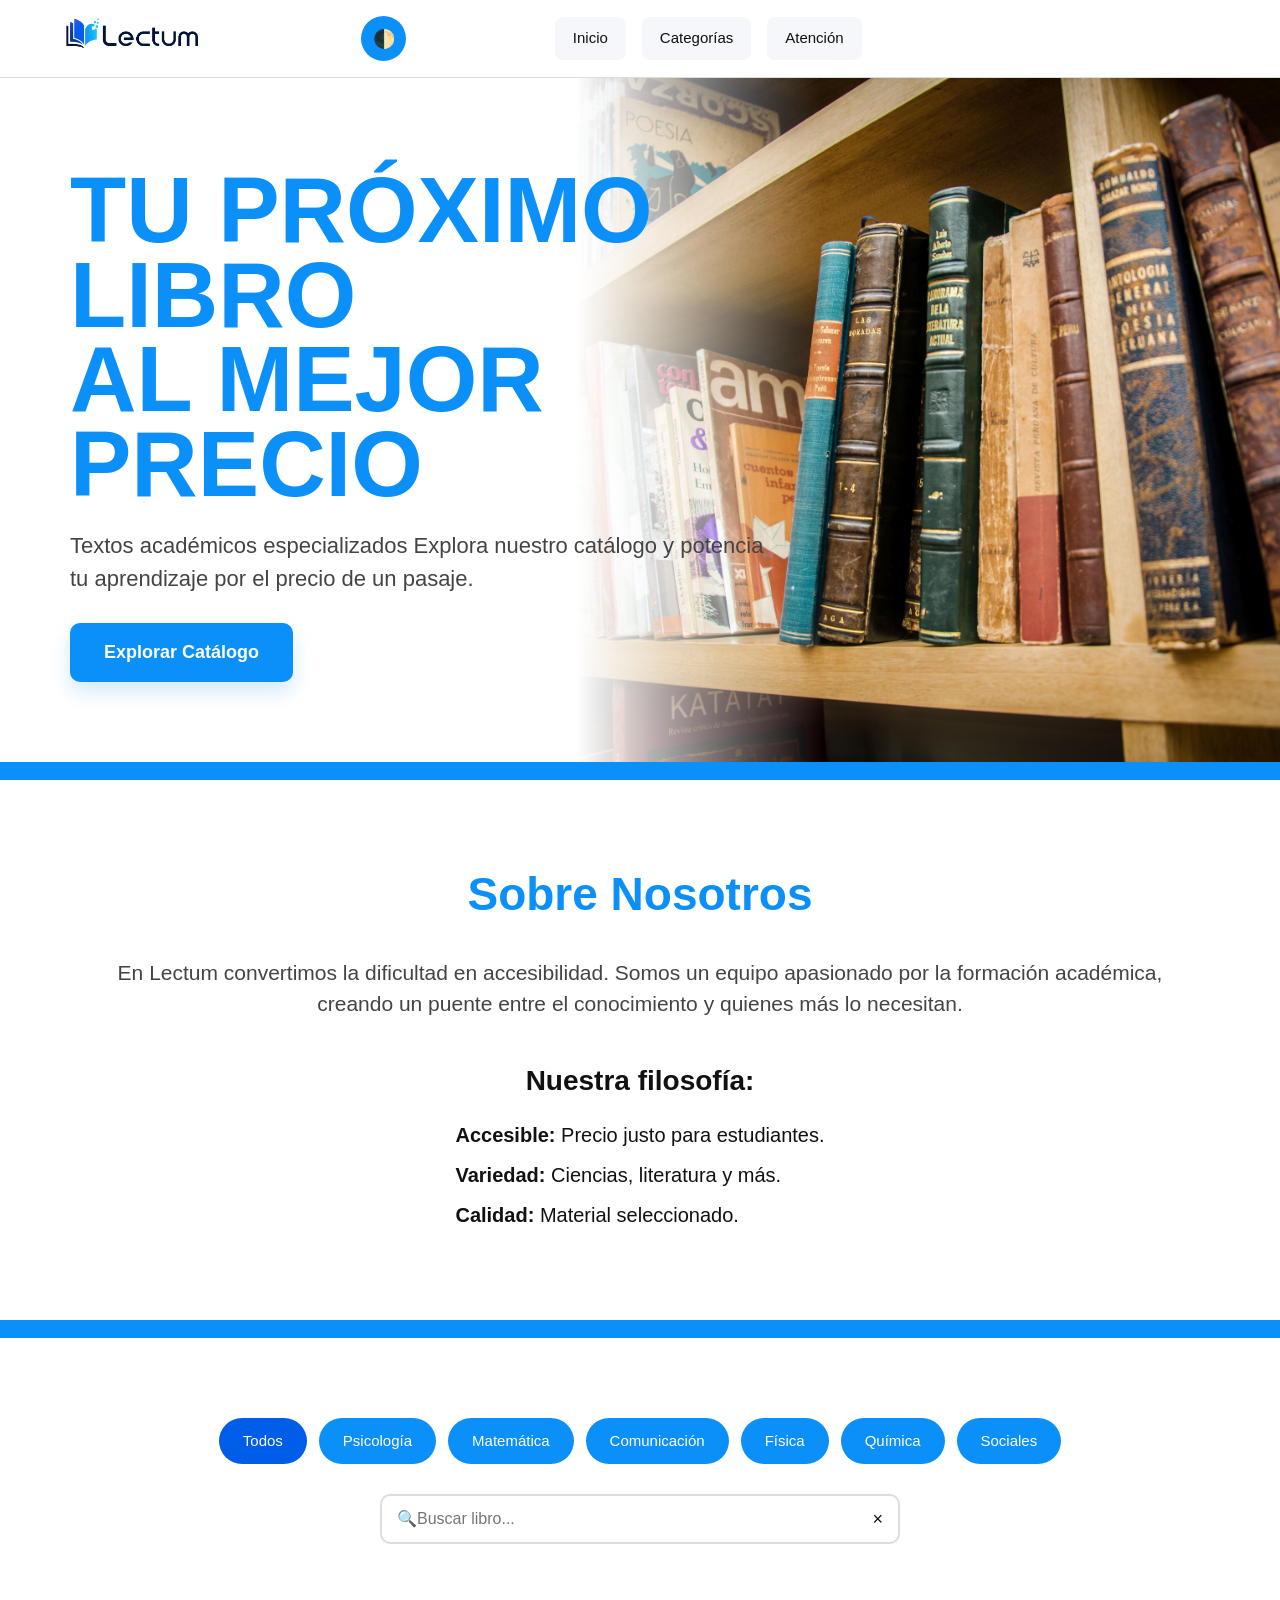
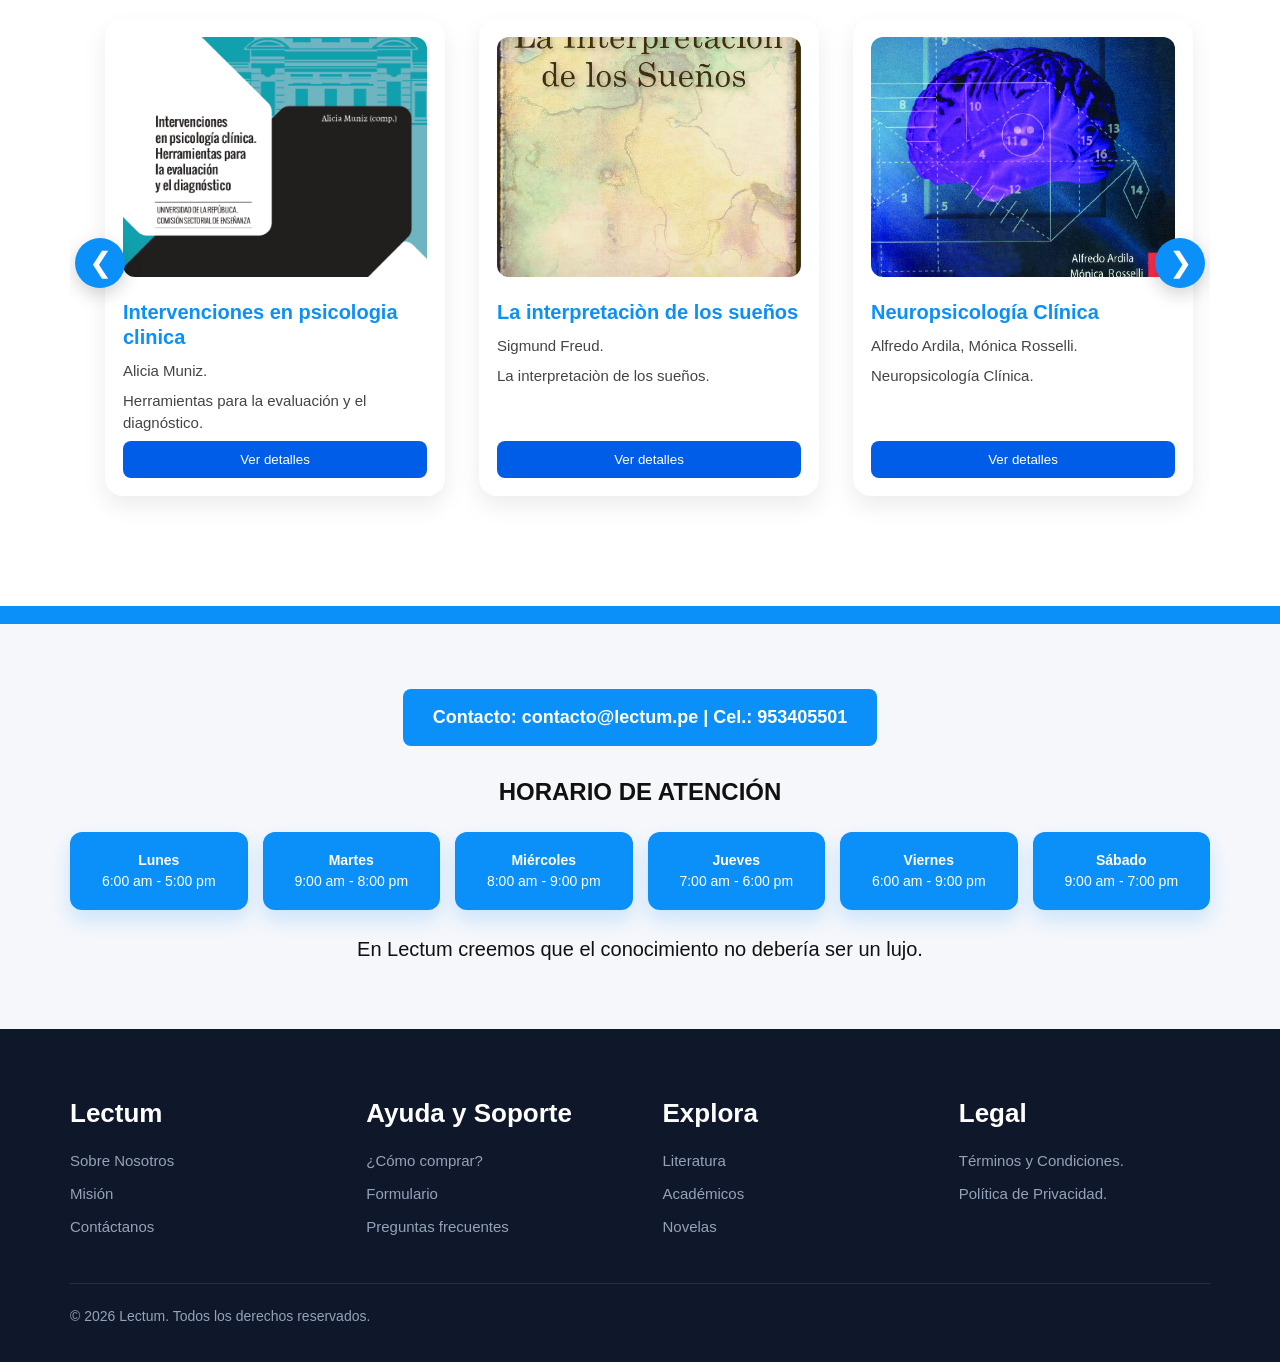
<file: index.html>
<!DOCTYPE html>
<html lang="es">
<head>
<meta charset="UTF-8">
<meta name="viewport" content="width=device-width, initial-scale=1.0">

<title>Lectum - Tu próximo libro al mejor precio</title>

<link rel="icon" type="image/png" href="yape/2.png">
<meta name="referrer" content="strict-origin-when-cross-origin">

<link rel="stylesheet" href="style.css">

<script src="https://accounts.google.com/gsi/client" async defer></script>
</head>

<body>

<!-- ================================================= -->
<!-- HEADER -->
<!-- ================================================= -->

<header class="header">

    <div class="logo">
        <img src="yape/2.png" alt="Lectum Logo">
    </div>

    <!-- BOTON MODO OSCURO -->
    <button class="dark-btn" onclick="toggleDarkMode()">
        🌓
    </button>

    <nav>
        <a href="#">Inicio</a>
        <a href="#catalog">Categorías</a>
        <a href="#contact">Atención</a>
    </nav>

    <div class="auth-container">
        <div id="login-area"></div>
    </div>

</header>


<!-- ================================================= -->
<!-- HERO -->
<!-- ================================================= -->

<section class="hero">

    <div class="hero-content">

        <h1 class="hero-title">
            TU PRÓXIMO<br> 
            LIBRO<br>
            AL MEJOR<br>
            PRECIO
        </h1>

        <p class="hero-subtitle">
            Textos académicos especializados Explora nuestro catálogo y potencia<br>
            tu aprendizaje por el precio de un pasaje.
        </p>

        <a href="#catalog" class="hero-btn">
            Explorar Catálogo
        </a>

    </div>

    <div class="hero-image">
        <img src="yape/Biblioteca-intelectuales-charla-agosto-2018.jpg">
    </div>

</section>


<!-- ================================================= -->
<!-- ABOUT -->
<!-- ================================================= -->

<section class="about" id="about">

    <div class="container">

        <h2 class="section-title">
            Sobre Nosotros
        </h2>

        <p class="about-text">
            En Lectum convertimos la dificultad
            en accesibilidad.
            Somos un equipo apasionado
            por la formación académica,
            creando un puente entre el conocimiento
            y quienes más lo necesitan.
        </p>

        <div class="philosophy">

            <h3 class="philosophy-title">
                Nuestra filosofía:
            </h3>

            <ul class="philosophy-list">

                <li>
                    <strong>Accesible:</strong>
                    Precio justo para estudiantes.
                </li>

                <li>
                    <strong>Variedad:</strong>
                    Ciencias, literatura y más.
                </li>

                <li>
                    <strong>Calidad:</strong>
                    Material seleccionado.
                </li>

            </ul>

        </div>

    </div>

</section>


<!-- ================================================= -->
<!-- CATALOGO -->
<!-- ================================================= -->

<section class="catalog" id="catalog">

    <!-- FILTROS -->

    <div class="categories-tags">

        <span class="tag active"
        onclick="filtrarLibros('all',this)">
            Todos
        </span>

        <span class="tag"
        onclick="filtrarLibros('psicologia',this)">
            Psicología
        </span>

        <span class="tag"
        onclick="filtrarLibros('matematica',this)">
            Matemática
        </span>

        <span class="tag"
        onclick="filtrarLibros('comunicacion',this)">
            Comunicación
        </span>

        <span class="tag"
        onclick="filtrarLibros('fisica',this)">
            Física
        </span>

        <span class="tag"
        onclick="filtrarLibros('quimica',this)">
            Química
        </span>

        <span class="tag"
        onclick="filtrarLibros('sociales',this)">
            Sociales
        </span>

    </div>


    <!-- BUSCADOR -->

    <div class="search-bar-container">

        <div class="search-box">

            <span class="search-icon">🔍</span>

            <input
            type="text"
            id="search-input"
            placeholder="Buscar libro..."
            onkeyup="buscarLibro()">

            <span class="clear-icon"
            onclick="limpiarBusqueda()">
                ×
            </span>

        </div>

    </div>


    <!-- CARRUSEL -->

    <div class="catalog-wrapper">

        <button class="slide-btn left"
        onclick="moverCarrusel(-1)">
            ❮
        </button>

        <div class="books-grid" id="books-grid">

            <!-- LIBRO -->

                 <!-- ========================== -->
            <!-- PSICOLOGIA -->
            <!-- ========================== -->

            <article class="book-item cat-psicologia">
                <div class="book-cover">
                    <img src="yape/Captura de pantalla 2026-05-05 170833.png">
                </div>
                <div class="book-details">
                    <h3>Intervenciones en psicologia clinica</h3>
                    <p class="author">Alicia Muniz.</p>
                    <p class="summary">Herramientas para la evaluación y el diagnóstico.</p>
                    <button class="btn-details"
                    onclick="verDetalles('psico1')">Ver detalles</button>
                </div>
            </article>

            <article class="book-item cat-psicologia">
                <div class="book-cover">
                    <img src="yape/La-interpretaci-n-de-los-sue-os-Sigmund-Freud.jpeg">
                </div>
                <div class="book-details">
                    <h3>La interpretaciòn de los sueños</h3>
                    <p class="author">Sigmund Freud.</p>
                    <p class="summary">La interpretaciòn de los sueños.</p>
                    <button class="btn-details"
                    onclick="verDetalles('psico2')">Ver detalles</button>
                </div>
            </article>

            <article class="book-item cat-psicologia">
                <div class="book-cover">
                    <img src="yape/mini_magick20220704-26191-irot9a.png">
                </div>
                <div class="book-details">
                    <h3>Neuropsicología Clínica</h3>
                    <p class="author">Alfredo Ardila, Mónica Rosselli.</p>
                    <p class="summary">Neuropsicología Clínica.</p>
                    <button class="btn-details"
                    onclick="verDetalles('psico3')">Ver detalles</button>
                </div>
            </article>


            <!-- ========================== -->
            <!-- MATEMATICA -->
            <!-- ========================== -->

            <article class="book-item cat-matematica">
                <div class="book-cover">
                    <img src="yape/aritmetica---teoria-ejemplos-y-problemas-marlon-d-arcila-vanegas-yeison-e-gomez-norena.pdf (12).jpg">
                </div>
                <div class="book-details">
                    <h3>Aritmética.</h3>
                    <p class="author">Marlon D. Arcila Venegas, Yeison E. Gomez Noreña.</p>
                    <p class="summary">Teoría, ejemplos y problemas.</p>
                    <button class="btn-details"
                    onclick="verDetalles('mate1')">Ver detalles</button>
                </div>
            </article>

            <article class="book-item cat-matematica">
                <div class="book-cover">
                    <img src="yape/ecuaciones-diferenciales-y-sistemas-dinamicos-jorge-augusto-perez-alcazar-4265.pdf (12).jpg">
                </div>
                <div class="book-details">
                    <h3>Ecuaciones diferenciales y sistemas dinámicos</h3>
                    <p class="author">Jorge Augusto Pérez Alcázar.</p>
                    <p class="summary">Ecuaciones.</p>
                    <button class="btn-details"
                    onclick="verDetalles('mate2')">Ver detalles</button>
                </div>
            </article>

            <article class="book-item cat-matematica">
                <div class="book-cover">
                    <img src="yape/geometria-analitica-para-ciencias-e-ingenieria-digitalnbsped-9789875751255.jpg">
                </div>
                <div class="book-details">
                    <h3>Geometría Analítica</h3>
                    <p class="author">Silvia Raichman, Eduardo Totter.</p>
                    <p class="summary">Para Ciencias e Ingenierías.</p>
                    <button class="btn-details"
                    onclick="verDetalles('mate3')">Ver detalles</button>
                </div>
            </article>


            <!-- COMUNICACION -->

            <article class="book-item cat-comunicacion">
                <div class="book-cover"><img src="yape/02.-Alicia-en-el-Pa-s-de-las-Maravillas-autor-Lewis-Carrol.pdf.jpg"></div>
                <div class="book-details">
                    <h3>ALICIA EN EL PAÍS DE LAS MARAVILLAS</h3>
                    <p class="author">LEWIS CARROLL.</p>
                    <p class="summary">Cuento infantil.</p>
                    <button class="btn-details"
                    onclick="verDetalles('com1')">Ver detalles</button>
                </div>
            </article>

            <article class="book-item cat-comunicacion">
                <div class="book-cover"><img src="yape/guerra.jpg"></div>
                <div class="book-details">
                    <h3>El Arte de la Guerra</h3>
                    <p class="author">Sun Tzu.</p>
                    <p class="summary">El mejor libro de estrategia de todos los tiempos.</p>
                    <button class="btn-details"
                    onclick="verDetalles('com2')">Ver detalles</button>
                </div>
            </article>

            <article class="book-item cat-comunicacion">
                <div class="book-cover"><img src="yape/principito.jpeg"></div>
                <div class="book-details">
                    <h3>El principito</h3>
                    <p class="author">Antoine de Saint-Exupéry.</p>
                    <p class="summary">Obra clasisca.</p>
                    <button class="btn-details"
                    onclick="verDetalles('com3')">Ver detalles.</button>
                </div>
            </article>


            <!-- FISICA -->

            <article class="book-item cat-fisica">
                <div class="book-cover"><img src="yape/fisica-cinematica-viau-tintori-ferreira-gibbs-bartels-2471.pdf.jpg"></div>
                <div class="book-details">
                    <h3>FÍSICA: Cinemática</h3>
                    <p class="author">Viau, Tintori Ferreira Gibbs, Bartels.</p>
                    <p class="summary">Tutoriales.</p>
                    <button class="btn-details"
                    onclick="verDetalles('fis1')">Ver detalles</button>
                </div>
            </article>

            <article class="book-item cat-fisica">
                <div class="book-cover"><img src="yape/F-sica-Volumen-I-Juan-Guillermo-Rivera-Berr-o.pdf (12).jpg"></div>
                <div class="book-details">
                    <h3>Física - Volumen I</h3>
                    <p class="author">Juan Guillermo Rivera Berrío.</p>
                    <p class="summary">Fisica.</p>
                    <button class="btn-details"
                    onclick="verDetalles('fis2')">Ver detalles</button>
                </div>
            </article>

            <article class="book-item cat-fisica">
                <div class="book-cover"><img src="yape/F-sica-Elemental-y-Aplicada-Walter-Enrique-Mariscal-Santi-ngela-Esperanza-Pl-a-Santill-n-Frella-Soraya-Garcia-Larreta.pdf.jpg"></div>
                <div class="book-details">
                    <h3>FÍSICA ELEMENTAL Y APLICADA</h3>
                    <p class="author">Universidad de Guayaquil.</p>
                    <p class="summary">Fisica; Quimica; Matematicas.</p>
                    <button class="btn-details"
                    onclick="verDetalles('fis3')">Ver detalles</button>
                </div>
            </article>


            <!-- QUIMICA -->

            <article class="book-item cat-quimica">
                <div class="book-cover"><img src="yape/fundamentos-de-quimica-general-con-enfoque-universitario-sonia-chamorro-armas-adriana-barahona-ibarra-4313.pdf.jpg"></div>
                <div class="book-details">
                    <h3>FUNDAMENTOS DE QUÍMICA GENERAL</h3>
                    <p class="author">Sonia Chamorro Armas.</p>
                    <p class="summary">CON ENFOQUE UNIVERSITARIO.</p>
                    <button class="btn-details"
                    onclick="verDetalles('qui1')">Ver detalles</button>
                </div>
            </article>

            <article class="book-item cat-quimica">
                <div class="book-cover"><img src="yape/Fundamentos-Te-ricos-de-Qu-mica-Inorg-nica-Ruiz-S-nchez-Clara-Isabel-Herrera-Feijoo-Robinson-Jasmany-Correa-Salgado-Mar-a-de-Lourdes.pdf.jpg"></div>
                <div class="book-details">
                    <h3>Fundamentos Teóricos de Química Inorgánica</h3>
                    <p class="author">Ruiz-Sánchez, Clara Isabel.</p>
                    <p class="summary">Química Inorgánica.</p>
                    <button class="btn-details"
                    onclick="verDetalles('qui2')">Ver detalles</button>
                </div>
            </article>

            <article class="book-item cat-quimica">
                <div class="book-cover"><img src="yape/Fundamentos-te-ricos-de-qu-mica-org-nica-Ruiz-S-nchez-Clara-Isabel-Herrera-Feijoo-Robinson-Jasmany-Correa-Salgado-Mar-a-de-Lourdes.pdf.jpg"></div>
                <div class="book-details">
                    <h3>Fundamentos teóricos de química orgánica.</h3>
                    <p class="author">Ruiz-Sánchez, Clara Isabel.</p>
                    <p class="summary">Química orgánica.</p>
                    <button class="btn-details"
                    onclick="verDetalles('qui3')">Ver detalles</button>
                </div>
            </article>


            <!-- SOCIALES -->

            <article class="book-item cat-sociales">
                <div class="book-cover"><img src="yape/02.-Contratos-Civiles-autor-Aide-Guadalupe-Barrera-Rodr-guez-compressed.pdf.jpg"></div>
                <div class="book-details">
                    <h3>CONTRATOS CIVILES</h3>
                    <p class="author">Universidad nacional autonoma de mexico.</p>
                    <p class="summary">GUÍA DE ESTUDIO.</p>
                    <button class="btn-details"
                    onclick="verDetalles('soc1')">Ver detalles</button>
                </div>
            </article>

            <article class="book-item cat-sociales">
                <div class="book-cover"><img src="yape/contabilidad-fundamental-i-unam-facultad-de-contaduria-y-administracion-4321.pdf.jpg"></div>
                <div class="book-details">
                    <h3>CONTABILIDAD FUNDAMENTAL I</h3>
                    <p class="author">Dr. Enrique Luis Graue Wiechers.</p>
                    <p class="summary">Contaduria.</p>
                    <button class="btn-details"
                    onclick="verDetalles('soc2')">Ver detalles</button>
                </div>
            </article>

            <article class="book-item cat-sociales">
                <div class="book-cover"><img src="yape/liderazgo.jpg"></div>
                <div class="book-details">
                    <h3>liderazgo</h3>
                    <p class="author">Robert N. Lussier.</p>
                    <p class="summary">Teoría, aplicación y desarrollo de habilidades.</p>
                    <button class="btn-details"
                    onclick="verDetalles('soc3')">Ver detalles</button>
                </div>
            </article>


        </div>

        <button class="slide-btn right"
        onclick="moverCarrusel(1)">❯</button>

    </div>

</section>


<!-- ================================================= -->
<!-- CONTACTO -->
<!-- ================================================= -->

<section class="contact-section" id="contact">

    <div class="contact-card">
        <p>
            Contacto: contacto@lectum.pe
            |
            Cel.: 953405501
        </p>
    </div>

    <div class="schedule-container">

        <h4>HORARIO DE ATENCIÓN</h4>

        <div class="schedule-grid">

            <div class="day-card">
                <strong>Lunes</strong><br>
                6:00 am - 5:00 pm
            </div>

            <div class="day-card">
                <strong>Martes</strong><br>
                9:00 am - 8:00 pm
            </div>

            <div class="day-card">
                <strong>Miércoles</strong><br>
                8:00 am - 9:00 pm
            </div>

            <div class="day-card">
                <strong>Jueves</strong><br>
                7:00 am - 6:00 pm
            </div>

            <div class="day-card">
                <strong>Viernes</strong><br>
                6:00 am - 9:00 pm
            </div>

            <div class="day-card">
                <strong>Sábado</strong><br>
                9:00 am - 7:00 pm
            </div>

        </div>

    </div>

    <p class="footer-slogan">
        En Lectum creemos
        que el conocimiento
        no debería ser un lujo.
    </p>

</section>


<!-- ================================================= -->
<!-- FOOTER -->
<!-- ================================================= -->

<footer class="footer-main">

    <div class="footer-grid">

        <div class="footer-col">

            <h5>Lectum</h5>

            <a href="#about">
                Sobre Nosotros
            </a>

            <a href="#">
                Misión
            </a>

            <a href="#contact">
                Contáctanos
            </a>

        </div>

        <div class="footer-col">

            <h5>Ayuda y Soporte</h5>

            <a href="#">
                ¿Cómo comprar?
            </a>

            <a href="#">
                Formulario
            </a>

            <a href="#">
                Preguntas frecuentes
            </a>

        </div>

        <div class="footer-col">

            <h5>Explora</h5>

            <a href="#">Literatura</a>
            <a href="#">Académicos</a>
            <a href="#">Novelas</a>

        </div>

        <div class="footer-col">

            <h5>Legal</h5>

            <p>Términos y Condiciones.</p>
            <p>Política de Privacidad.</p>

        </div>

    </div>

    <div class="footer-bottom">

        <p>
            © 2026 Lectum.
            Todos los derechos reservados.
        </p>

    </div>

</footer>


<!-- ================================================= -->
<!-- JAVASCRIPT -->
<!-- ================================================= -->

<script>

// =====================================================
// VER DETALLES
// =====================================================

function verDetalles(libro){

    const sesion =
    localStorage.getItem("google_session");

    if(!sesion){

        alert("Debes iniciar sesión.");

        google.accounts.id.prompt();

        return;
    }

    localStorage.setItem(
        "libro_actual",
        libro
    );

    window.location.href =
    "detalles.html";

}


// =====================================================
// FILTRAR
// =====================================================

function filtrarLibros(categoria, elemento){

    const tags =
    document.querySelectorAll(".tag");

    tags.forEach(tag =>
        tag.classList.remove("active")
    );

    elemento.classList.add("active");

    const libros =
    document.querySelectorAll(".book-item");

    libros.forEach(libro => {

        if(
            categoria === "all" ||
            libro.classList.contains(
                "cat-" + categoria
            )
        ){
            libro.style.display = "flex";
        }else{
            libro.style.display = "none";
        }

    });

}


// =====================================================
// BUSCADOR
// =====================================================

function buscarLibro(){

    const texto =
    document.getElementById("search-input")
    .value
    .toLowerCase();

    const libros =
    document.querySelectorAll(".book-item");

    libros.forEach(libro => {

        const titulo =
        libro.querySelector("h3")
        .innerText
        .toLowerCase();

        libro.style.display =
        titulo.includes(texto)
        ? "flex"
        : "none";

    });

}

function limpiarBusqueda(){

    document.getElementById(
        "search-input"
    ).value = "";

    const todos =
    document.querySelector(".tag");

    filtrarLibros("all", todos);

}


// =====================================================
// LOGIN GOOGLE
// =====================================================

function handleCredentialResponse(response){

    const data =
    parseJwt(response.credential);

    localStorage.setItem(
        "google_session",
        response.credential
    );

    localStorage.setItem(
        "user_email",
        data.email
    );

    localStorage.setItem(
        "user_name",
        data.name
    );

    alert(
        "Sesión iniciada como " +
        data.email
    );

    location.reload();

}

function cerrarSesion(){

    localStorage.removeItem(
        "google_session"
    );

    alert("Sesión cerrada");

    location.reload();

}


// =====================================================
// CARRUSEL
// =====================================================

function moverCarrusel(direccion){

    const carrusel =
    document.getElementById(
        "books-grid"
    );

    carrusel.scrollBy({
        left: direccion * 1150,
        behavior:"smooth"
    });

}


// =====================================================
// JWT
// =====================================================

function parseJwt(token){

    const base64Url =
    token.split('.')[1];

    const base64 =
    base64Url
    .replace(/-/g, '+')
    .replace(/_/g, '/');

    const jsonPayload =
    decodeURIComponent(
        atob(base64)
        .split('')
        .map(c =>
            '%' +
            ('00' +
            c.charCodeAt(0)
            .toString(16))
            .slice(-2)
        ).join('')
    );

    return JSON.parse(jsonPayload);

}


// =====================================================
// MODO OSCURO
// =====================================================

function toggleDarkMode(){

    document.body.classList.toggle(
        "dark-mode"
    );

    if(
        document.body.classList.contains(
            "dark-mode"
        )
    ){

        localStorage.setItem(
            "theme",
            "dark"
        );

    }else{

        localStorage.setItem(
            "theme",
            "light"
        );

    }

}


// =====================================================
// AL CARGAR
// =====================================================

window.onload = function(){

    // TEMA

    if(
        localStorage.getItem("theme")
        === "dark"
    ){

        document.body.classList.add(
            "dark-mode"
        );

    }

    // LOGIN

    const loginArea =
    document.getElementById(
        "login-area"
    );

    if(
        localStorage.getItem(
            "google_session"
        )
    ){

        loginArea.innerHTML = `
            <div class="session-box">

                <span style="font-size:12px">
                    Sesión activa
                </span>

                <button
                onclick="cerrarSesion()"
                class="logout-btn">

                    Salir

                </button>

            </div>
        `;

    }else{

        google.accounts.id.initialize({

            client_id:
            "406323672638-hki7o8576utok1gd043l3jni5vhrcsdo.apps.googleusercontent.com",

            callback:
            handleCredentialResponse,

            ux_mode:"popup",

            auto_select:false

        });

        google.accounts.id.renderButton(
            loginArea,
            {
                theme:"outline",
                size:"large",
                shape:"pill"
            }
        );

    }

}

</script>

</body>
</html>
</file>
<file: style.css>
@charset "UTF-8";

/* ==================================================
   RESET GENERAL
================================================== */
*{
    margin:0;
    padding:0;
    box-sizing:border-box;
}

/* ==================================================
   VARIABLES MODO CLARO
================================================== */
:root{

    --bg:#ffffff;
    --bg-soft:#f5f7fb;

    --text:#111111;
    --text-soft:#444444;

    --card:#ffffff;
    --border:#dddddd;

    --primary:#0b8ff9;
    --primary-dark:#005de8;

    --footer:#0f172a;
    --footer-soft:#94a3b8;

    --shadow:0 10px 25px rgba(0,0,0,.08);
}

/* ==================================================
   VARIABLES MODO OSCURO
================================================== */
body.dark-mode{

    --bg:#111827;
    --bg-soft:#1f2937;

    --text:#f3f4f6;
    --text-soft:#d1d5db;

    --card:#1e293b;
    --border:#374151;

    --primary:#4da3ff;
    --primary-dark:#1d7fff;

    --footer:#020617;
    --footer-soft:#94a3b8;

    --shadow:0 10px 25px rgba(0,0,0,.35);
}

/* ==================================================
   BASE
================================================== */
html{
    scroll-behavior:smooth;
}

body{
    font-family:Arial, Helvetica, sans-serif;
    background:var(--bg);
    color:var(--text);
    line-height:1.5;
    overflow-x:hidden;

    transition:
    background .3s ease,
    color .3s ease;
}

/* ==================================================
   CONTENEDORES
================================================== */
.header,
.hero,
.about .container,
.catalog,
.detalles-container,
.contact-section,
.footer-main{
    width:100%;
    max-width:100%;
    margin:0;
}

/* ==================================================
   HEADER
================================================== */
.header{

    height:78px;

    display:flex;
    align-items:center;
    justify-content:space-between;

    padding:0 50px;

    background:var(--card);

    border-bottom:1px solid var(--border);

    position:sticky;
    top:0;
    z-index:999;

    transition:.3s;
}

.logo img{
    height:48px;
    transition:.3s ease;
}

/* LOGO EN MODO OSCURO */
body.dark-mode .logo img{

    filter:
    brightness(1.35)
    contrast(1.1)
    drop-shadow(0 0 8px rgba(77,163,255,.45));

}

/* NAV */
.header nav{
    display:flex;
    gap:16px;
}

.header nav a{

    text-decoration:none;

    color:var(--text);

    background:var(--bg-soft);

    padding:10px 18px;

    border-radius:8px;

    font-size:15px;

    transition:.25s;
}

.header nav a:hover{

    background:var(--primary);

    color:#fff;
}

/* LOGIN */
.auth-container{
    min-width:220px;

    display:flex;
    justify-content:flex-end;
}

.session-box{
    display:flex;
    align-items:center;
    gap:10px;
}

.logout-btn{

    background:var(--primary);

    color:#fff;

    border:none;

    padding:8px 14px;

    border-radius:6px;

    cursor:pointer;

    transition:.25s;
}

.logout-btn:hover{
    background:var(--primary-dark);
}

/* ==================================================
   BOTON DARK MODE
================================================== */
.dark-btn{

    width:45px;
    height:45px;

    border:none;
    border-radius:50%;

    background:var(--primary);

    color:white;

    cursor:pointer;

    font-size:18px;

    transition:.25s;
}

.dark-btn:hover{
    transform:scale(1.08);
}

/* ==================================================
   HERO
================================================== */
.hero{
    position:relative;
    overflow:hidden;

    min-height:540px;

    padding:90px 70px 80px;

    display:flex;
    align-items:center;
}

/* CONTENIDO */
.hero-content {
    position: relative;
    z-index: 3;
    max-width: 800px; 
}
/* TITULO */
.hero-title {
    font-size: 92px;
    line-height: 0.92;
    color: var(--primary);
    font-weight: 900;
    margin-bottom: 22px;
    
   
    white-space: nowrap; 
    display: block;      
}

/* SUBTITULO */
.hero-subtitle{
    font-size:22px;
    color:var(--text-soft);
}

/* BOTON */
.hero-btn{
    display:inline-block;

    margin-top:28px;

    background:var(--primary);

    color:#fff;

    text-decoration:none;

    padding:16px 34px;

    border-radius:10px;

    font-size:18px;
    font-weight:bold;

    transition:.25s ease;

    box-shadow:0 10px 20px rgba(11,143,249,.18);
}

.hero-btn:hover{
    transform:translateY(-3px);

    background:var(--primary-dark);
}

/* IMAGEN */
.hero-image{
    position:absolute;

    top:0;
    right:0;

    width:55%;
    height:100%;

    overflow:hidden;
}

.hero-image::before{
    content:"";

    position:absolute;

    top:0;
    left:0;

    width:100%;
    height:100%;

    background:linear-gradient(
        to right,
        var(--bg) 0%,
        rgba(255,255,255,0) 35%
    );

    z-index:2;
}

body.dark-mode .hero-image::before{
    background:linear-gradient(
        to right,
        var(--bg) 0%,
        rgba(17,24,39,0) 35%
    );
}

.hero-image img{
    width:100%;
    height:100%;

    object-fit:cover;
    object-position:center;
}

/* ==================================================
   SEPARADORES
================================================== */
.about,
.catalog,
.how-to-buy,
.recommendations,
.contact-section{
    border-top:18px solid var(--primary);
}

/* ==================================================
   SOBRE NOSOTROS
================================================== */
.about{
    padding:80px 70px;
}

.section-title{

    text-align:center;

    color:var(--primary);

    font-size:46px;

    margin-bottom:28px;
}

.about-text{

    text-align:center;

    font-size:21px;

    max-width:1100px;

    margin:auto;

    color:var(--text-soft);
}

.philosophy{
    margin-top:40px;
    text-align:center;
}

.philosophy-title{
    font-size:28px;
    margin-bottom:18px;
    font-weight:bold;
}

.philosophy-list{

    list-style:none;

    display:inline-block;

    text-align:left;
}

.philosophy-list li{
    font-size:20px;
    margin-bottom:10px;
}

/* ==================================================
   CATALOGO
================================================== */
.catalog{
    padding:80px 70px;
}

/* TAGS */
.categories-tags{

    display:flex;

    justify-content:center;

    gap:12px;

    flex-wrap:wrap;

    margin-bottom:30px;
}

.tag{

    background:var(--primary);

    color:#fff;

    padding:12px 24px;

    border-radius:30px;

    cursor:pointer;

    font-size:15px;

    transition:.2s;
}

.tag:hover{
    transform:translateY(-2px);
}

.tag.active{
    background:var(--primary-dark);
}

/* BUSCADOR */
.search-bar-container{
    display:flex;
    justify-content:center;
    margin-bottom:55px;
}

.search-box{

    width:520px;

    border:2px solid var(--border);

    border-radius:10px;

    height:50px;

    display:flex;
    align-items:center;

    padding:0 15px;

    background:var(--card);
}

.search-box input{

    width:100%;

    border:none;
    outline:none;

    font-size:16px;

    background:transparent;

    color:var(--text);
}

.clear-icon{
    cursor:pointer;
    font-size:18px;
}

/* ==================================================
   CARRUSEL LIBROS
================================================== */
.catalog-wrapper{

    position:relative;

    width:100%;

    overflow:hidden;

    margin-top:35px;
}

.books-grid{

    display:flex;

    gap:34px;

    overflow-x:auto;

    scroll-behavior:smooth;

    padding:20px 35px 30px;

    scrollbar-width:none;
}

.books-grid::-webkit-scrollbar{
    display:none;
}

.book-item{

    min-width:340px;
    max-width:340px;

    min-height:460px;

    flex-shrink:0;

    display:flex;
    flex-direction:column;
    justify-content:space-between;

    gap:16px;

    background:var(--card);

    padding:18px;

    border-radius:18px;

    box-shadow:var(--shadow);

    transition:.25s;
}

.book-item:hover{
    transform:translateY(-6px);
}

.book-cover img{

    width:100%;

    height:240px;

    object-fit:cover;

    border-radius:12px;
}

.book-details{

    flex:1;

    display:flex;
    flex-direction:column;
    justify-content:space-between;
}

.book-details h3{

    color:var(--primary);

    font-size:20px;

    line-height:1.25;

    margin-bottom:10px;
}

.book-details p{

    font-size:15px;

    line-height:1.45;

    margin-bottom:8px;

    color:var(--text-soft);
}

/* BOTONES */
.btn-details{

    margin-top:auto;

    background:var(--primary-dark);

    color:#fff;

    border:none;

    padding:11px 18px;

    border-radius:8px;

    cursor:pointer;

    transition:.25s;
}

.btn-details:hover{
    transform:scale(1.05);
}

/* FLECHAS */
.slide-btn{

    position:absolute;

    top:50%;

    transform:translateY(-50%);

    z-index:5;

    width:50px;
    height:50px;

    border:none;
    border-radius:50%;

    background:var(--primary);

    color:#fff;

    font-size:28px;

    cursor:pointer;

    box-shadow:0 6px 18px rgba(0,0,0,.18);
}

.slide-btn.left{
    left:5px;
}

.slide-btn.right{
    right:5px;
}

/* ==================================================
   DETALLES
================================================== */
.detalles-container{
    padding:80px 70px;
}

.book-display{

    display:grid;

    grid-template-columns:360px 1fr;

    gap:60px;

    align-items:start;

    padding-bottom:40px;
}

.main-cover{

    width:100%;
    max-width:320px;

    border-radius:18px;

    box-shadow:0 15px 35px rgba(0,0,0,.25);

    transition:.3s ease;
}

.main-cover:hover{
    transform:scale(1.03);
}

.detail-title{

    font-size:54px;

    color:var(--primary);

    margin-bottom:12px;
}

.price{

    font-size:42px;

    font-weight:bold;

    margin-bottom:20px;
}

.detail-text{

    font-size:18px;

    line-height:1.8;

    color:var(--text-soft);
}

.action-buttons{

    display:flex;

    gap:14px;

    margin-top:28px;

    flex-wrap:wrap;
}

.btn-obtener{

    background:var(--primary-dark);

    color:#fff;

    border:none;

    padding:15px 28px;

    border-radius:8px;

    cursor:pointer;

    font-weight:bold;
}

.btn-outline{

    background:var(--card);

    color:var(--text);

    border:1px solid var(--border);

    padding:15px 22px;

    border-radius:8px;

    cursor:pointer;
}

/* ==================================================
   COMO OBTENER
================================================== */
.how-to-buy{
    padding:80px 70px;
}

.blue-title{

    color:var(--primary);

    font-size:42px;

    margin-bottom:35px;
}

.tutorial-grid{

    display:grid;

    grid-template-columns:1fr 1fr;

    gap:60px;
}

.steps-text p{

    font-size:18px;

    margin-bottom:18px;

    color:var(--text-soft);
}

/* QR */
.qr-container{

    width:280px;

    margin:30px auto;

    padding:18px;

    background:linear-gradient(135deg,#a42cd6,#7b1fa2);

    border-radius:22px;

    box-shadow:0 12px 28px rgba(0,0,0,.18);
}

.qr-img{

    width:100%;

    background:#ffffff;

    padding:12px;

    border-radius:18px;
}

/* VIDEO */
.video-placeholder {
    display: none; /* Ya no lo necesitamos */
}

.video-side {
    text-align: center;
    display: flex;
    flex-direction: column;
    align-items: center; /* Centra la etiqueta y el video */
}

.video-container {
    width: 100%;
    max-width: 600px; /* Evita que el video sea gigante en pantallas grandes */
    border: 8px solid var(--primary);
    background: #000;
    border-radius: 12px; /* Un poco de redondez queda mejor */
    overflow: hidden;
    line-height: 0;
    
    /* ESTO ASEGURA QUE TENGA FORMA DE VIDEO Y NO SE ESTIRE RARO */
    aspect-ratio: 16 / 9; 
}

.video-container video {
    width: 100%;
    height: 100%;
    object-fit: cover; /* Hace que el video llene el recuadro sin dejar bandas negras */
}
.video-label {
    display: inline-block; /* Importante para que acepte padding y fondo */
    background-color: var(--primary); /* El azul que definiste en tus variables */
    color: #ffffff; /* Letras blancas */
    padding: 8px 20px; /* Espaciado interno para que parezca etiqueta */
    font-weight: bold;
    border-radius: 4px 4px 0 0; /* Redondeado solo arriba para que encaje con el video */
    font-size: 14px;
    text-transform: uppercase;
    margin-bottom: 0; /* Pegado al borde del video */
}
.video-side {
    text-align: center;
    display: flex;
    flex-direction: column;
    align-items: center; /* Centra la etiqueta y el video horizontalmente */
}

/* ==================================================
   RECOMENDACIONES
================================================== */
.recommendations{
    padding:80px 70px;
}

.section-title-left{
    font-size:42px;
    margin-bottom:30px;
}

.rec-grid{

    display:grid;

    grid-template-columns:1fr 1fr;

    gap:35px;
}

.rec-card{

    display:flex;

    gap:20px;

    background:var(--card);

    padding:18px;

    border-radius:16px;

    box-shadow:var(--shadow);
}

.rec-card img{

    width:210px;
    height:290px;

    object-fit:cover;

    border-radius:12px;
}

.rec-info h3{

    font-size:28px;

    color:var(--primary);

    margin-bottom:10px;
}

.rec-info p{

    font-size:15px;

    line-height:1.6;

    color:var(--text-soft);
}

/* ==================================================
   CONTACTO
================================================== */
.contact-section{

    background:var(--bg-soft);

    padding:65px 70px;

    text-align:center;
}

.contact-card{

    display:inline-block;

    background:var(--primary);

    color:#fff;

    padding:15px 30px;

    border-radius:8px;

    margin-bottom:28px;

    font-weight:bold;

    font-size:18px;
}

/* HORARIOS */
.schedule-container h4{

    margin-bottom:22px;

    font-size:24px;
}

.schedule-grid{

    display:grid;

    grid-template-columns:repeat(6,1fr);

    gap:15px;
}

.day-card{

    background:var(--primary);

    color:#fff;

    padding:18px 10px;

    border-radius:12px;

    font-size:14px;

    box-shadow:0 10px 20px rgba(11,143,249,.18);

    transition:.25s;
}

.day-card:hover{
    transform:translateY(-4px);
}

.footer-slogan{

    margin-top:24px;

    font-size:20px;
}

/* ==================================================
   FOOTER
================================================== */
.footer-main{

    padding:65px 70px 35px;

    background:var(--footer);

    color:#fff;
}

.footer-grid{

    display:grid;

    grid-template-columns:repeat(4,1fr);

    gap:45px;

    margin-bottom:35px;
}

.footer-col h5{

    font-size:26px;

    margin-bottom:16px;

    color:#fff;
}

.footer-col a,
.footer-col p{

    display:block;

    text-decoration:none;

    color:var(--footer-soft);

    margin-bottom:9px;

    font-size:15px;

    line-height:1.6;

    transition:.25s;
}

.footer-col a:hover{
    color:#ffffff;
}

.footer-bottom{

    border-top:1px solid rgba(255,255,255,.1);

    padding-top:22px;

    font-size:14px;

    color:var(--footer-soft);
}

/* ==================================================
   RESPONSIVE TABLET
================================================== */
@media(max-width:1100px){

.hero-title{
    font-size:70px;
}

.hero-image{
    width:45%;
}

.book-display,
.tutorial-grid,
.rec-grid{
    grid-template-columns:1fr;
}

.schedule-grid{
    grid-template-columns:repeat(3,1fr);
}

.footer-grid{
    grid-template-columns:1fr 1fr;
}

}

/* ==================================================
   RESPONSIVE MOBILE
================================================== */
@media(max-width:768px){

body{
    font-size:14px;
}

/* HEADER */
.header{

    flex-direction:column;

    height:auto;

    padding:20px;

    gap:14px;
}

.header nav{

    flex-wrap:wrap;

    justify-content:center;
}

.header nav a{

    padding:8px 12px;

    font-size:13px;
}

/* SECCIONES */
.hero,
.about,
.catalog,
.detalles-container,
.how-to-buy,
.recommendations,
.contact-section,
.footer-main{

    padding-left:22px;
    padding-right:22px;
}

/* HERO */
.hero{

    min-height:auto;

    padding-top:60px;
    padding-bottom:60px;
}

.hero-image{
    display:none;
}

.hero-title{

    font-size:38px;

    line-height:1.1;
}

.hero-subtitle{
    font-size:16px;
}

.hero-btn{

    width:100%;

    text-align:center;

    padding:14px;
}

/* LIBROS */
.book-item{

    min-width:260px;
    max-width:260px;

    min-height:470px;
}

.book-cover img{
    height:180px;
}

/* SLIDE */
.slide-btn{

    width:42px;
    height:42px;

    font-size:24px;
}

/* DETALLES */
.book-display{
    gap:25px;
}

.detail-title{
    font-size:32px;
}

.price{
    font-size:26px;
}

.detail-text{
    font-size:15px;
}

.main-cover{

    max-width:220px;

    margin:auto;

    display:block;
}

/* BOTONES */
.action-buttons{
    flex-direction:column;
}

.btn-obtener,
.btn-outline{

    width:100%;

    text-align:center;
}

/* RECOMENDACIONES */
.rec-card{

    flex-direction:column;

    align-items:center;

    text-align:center;
}

.rec-card img{

    width:160px;
    height:220px;
}

/* VIDEO */
.video-placeholder{
    height:200px;
}

/* FOOTER */
.footer-grid{
    grid-template-columns:1fr;
}

.schedule-grid{
    grid-template-columns:1fr 1fr;
}

.footer-bottom{
    text-align:center;
}

}
</file>
